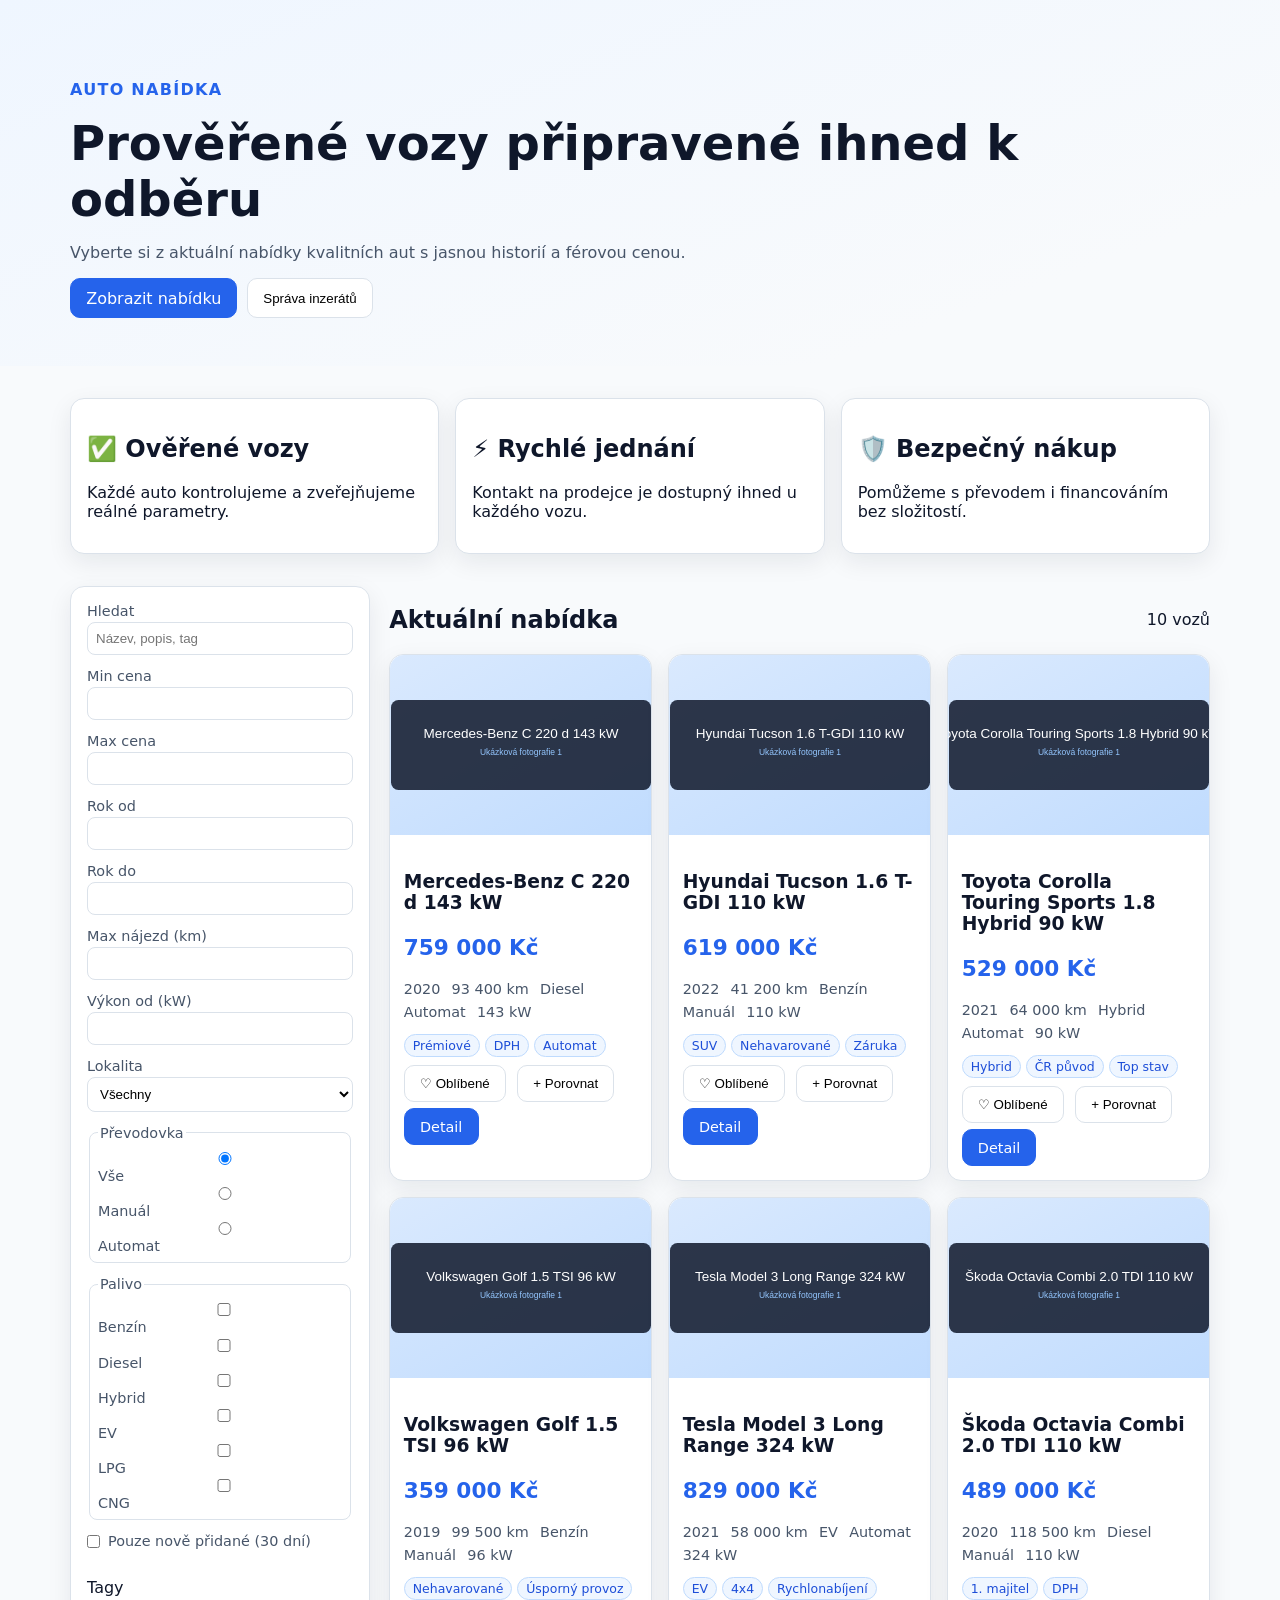
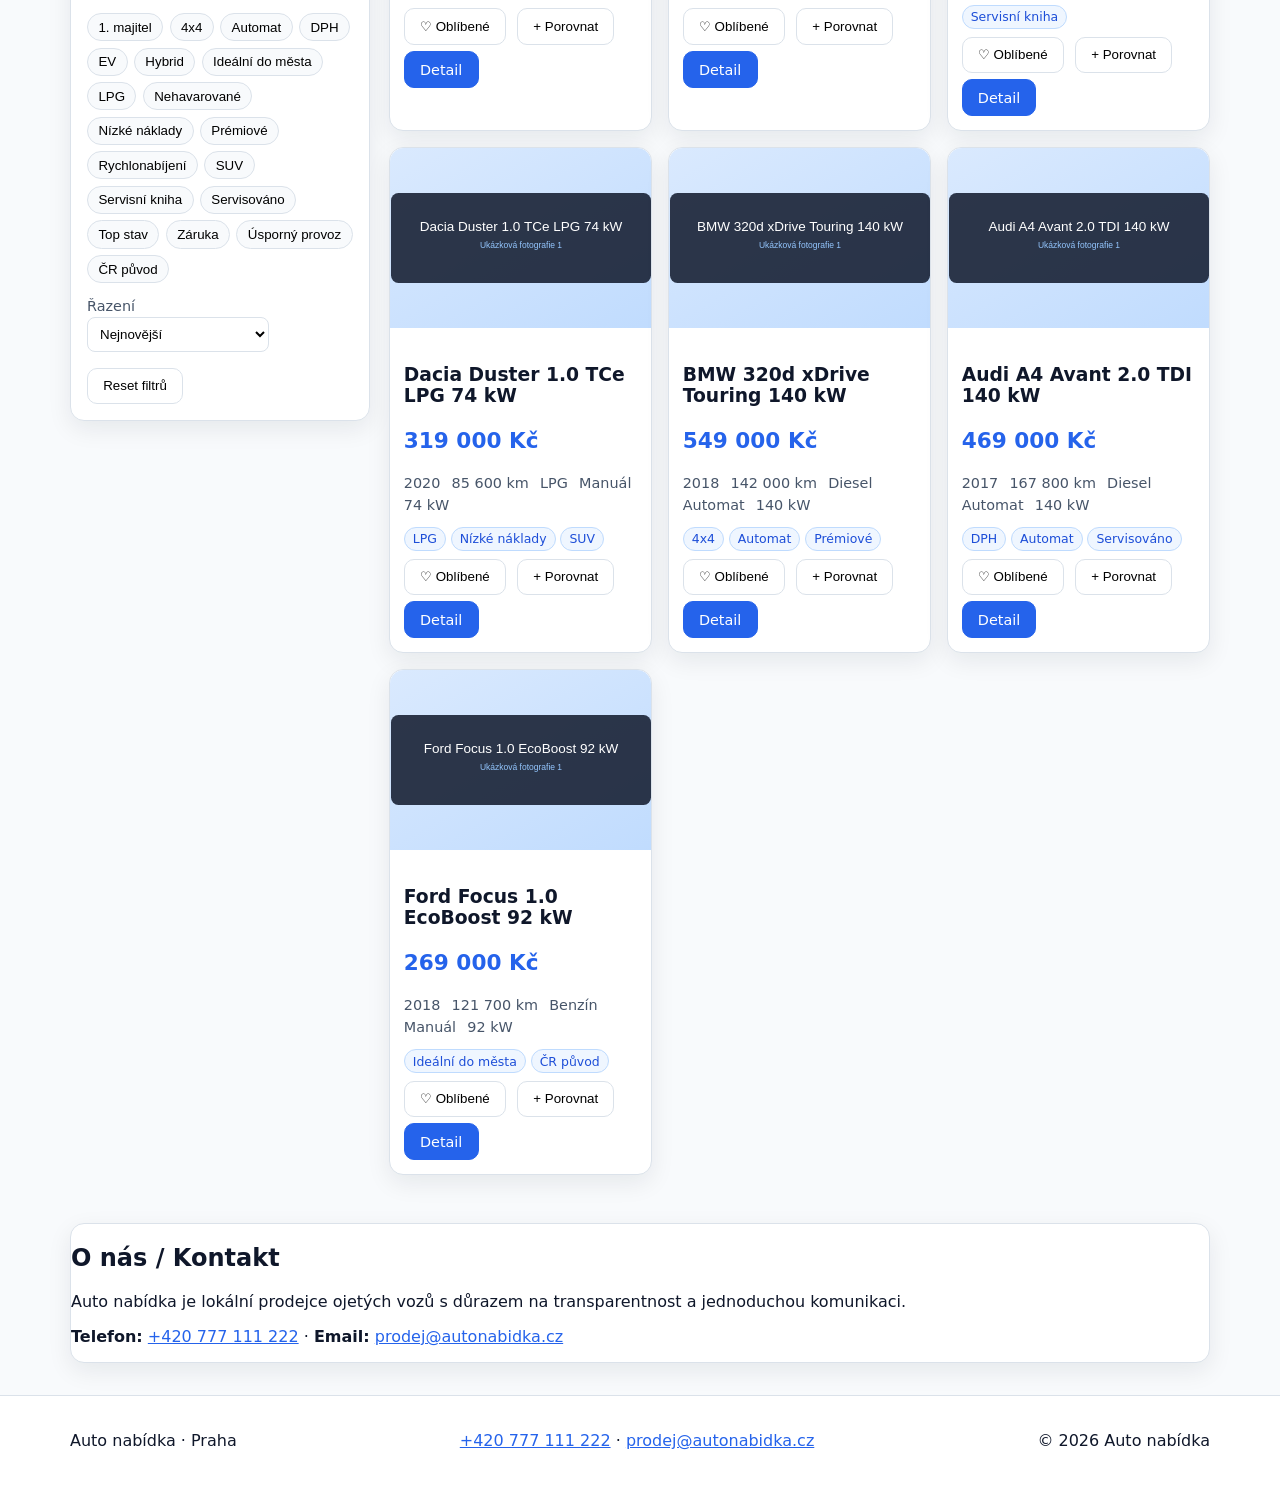
<file: index.html>
<!DOCTYPE html>
<html lang="cs">
<head>
  <meta charset="UTF-8" />
  <meta name="viewport" content="width=device-width, initial-scale=1.0" />
  <title>Auto nabídka | Ověřené ojeté vozy</title>
  <meta name="description" content="Moderní nabídka prověřených ojetých vozů. Filtrování podle ceny, nájezdu, paliva i lokality." />
  <meta property="og:title" content="Auto nabídka | Ověřené ojeté vozy" />
  <meta property="og:description" content="Najděte si auto podle vašich představ. Jednoduché filtrování a detailní informace o vozech." />
  <meta property="og:type" content="website" />
  <link rel="stylesheet" href="assets/css/styles.css" />
</head>
<body>
  <header class="hero" id="top">
    <div class="container">
      <p class="eyebrow">Auto nabídka</p>
      <h1>Prověřené vozy připravené ihned k odběru</h1>
      <p class="hero-text">Vyberte si z aktuální nabídky kvalitních aut s jasnou historií a férovou cenou.</p>
      <div class="hero-actions">
      <a href="#offer" class="btn btn-primary">Zobrazit nabídku</a>
      <button id="adminOpen" class="btn" type="button">Správa inzerátů</button>
      </div>
    </div>
  </header>

  <section class="benefits container" aria-label="Proč koupit u nás">
    <article><h2>✅ Ověřené vozy</h2><p>Každé auto kontrolujeme a zveřejňujeme reálné parametry.</p></article>
    <article><h2>⚡ Rychlé jednání</h2><p>Kontakt na prodejce je dostupný ihned u každého vozu.</p></article>
    <article><h2>🛡️ Bezpečný nákup</h2><p>Pomůžeme s převodem i financováním bez složitostí.</p></article>
  </section>

  <main class="container" id="offer">
    <aside class="filters" aria-label="Filtry nabídky">
      <div class="filter-grid">
        <label>Hledat <input id="q" type="search" placeholder="Název, popis, tag" aria-label="Hledat" /></label>
        <label>Min cena <input id="minPrice" type="number" min="0" /></label>
        <label>Max cena <input id="maxPrice" type="number" min="0" /></label>
        <label>Rok od <input id="minYear" type="number" min="1990" max="2100" /></label>
        <label>Rok do <input id="maxYear" type="number" min="1990" max="2100" /></label>
        <label>Max nájezd (km) <input id="maxMileage" type="number" min="0" /></label>
        <label>Výkon od (kW) <input id="minPower" type="number" min="0" /></label>
        <label>Lokalita
          <select id="location">
            <option value="">Všechny</option>
          </select>
        </label>
        <fieldset>
          <legend>Převodovka</legend>
          <label><input type="radio" name="transmission" value="" checked /> Vše</label>
          <label><input type="radio" name="transmission" value="manual" /> Manuál</label>
          <label><input type="radio" name="transmission" value="auto" /> Automat</label>
        </fieldset>
        <fieldset>
          <legend>Palivo</legend>
          <label><input type="checkbox" name="fuel" value="petrol" /> Benzín</label>
          <label><input type="checkbox" name="fuel" value="diesel" /> Diesel</label>
          <label><input type="checkbox" name="fuel" value="hybrid" /> Hybrid</label>
          <label><input type="checkbox" name="fuel" value="ev" /> EV</label>
          <label><input type="checkbox" name="fuel" value="lpg" /> LPG</label>
          <label><input type="checkbox" name="fuel" value="cng" /> CNG</label>
        </fieldset>
        <label class="inline"><input id="onlyRecent" type="checkbox" /> Pouze nově přidané (30 dní)</label>
        <div>
          <p class="tag-title">Tagy</p>
          <div id="tagChips" class="chips"></div>
        </div>
      </div>
      <div class="filter-actions">
        <label>Řazení
          <select id="sort">
            <option value="newest">Nejnovější</option>
            <option value="priceAsc">Nejlevnější</option>
            <option value="priceDesc">Nejdražší</option>
            <option value="mileageAsc">Nejnižší nájezd</option>
            <option value="yearDesc">Nejvyšší rok</option>
          </select>
        </label>
        <button id="resetFilters" class="btn">Reset filtrů</button>
      </div>
    </aside>

    <section>
      <div class="result-header">
        <h2>Aktuální nabídka</h2>
        <p id="resultCount"></p>
      </div>
      <div id="zeroState" class="zero hidden">Nenašli jsme žádný vůz. Zkuste upravit nebo resetovat filtry.</div>
      <div id="carsGrid" class="grid"></div>
      <div class="load-more-wrap">
        <button id="loadMore" class="btn btn-primary hidden">Načíst další</button>
      </div>
    </section>
  </main>

  <section class="container about" id="kontakt">
    <h2>O nás / Kontakt</h2>
    <p>Auto nabídka je lokální prodejce ojetých vozů s důrazem na transparentnost a jednoduchou komunikaci.</p>
    <p><strong>Telefon:</strong> <a href="tel:+420777111222">+420 777 111 222</a> · <strong>Email:</strong> <a href="mailto:prodej@autonabidka.cz">prodej@autonabidka.cz</a></p>
  </section>

  <footer>
    <div class="container footer-wrap">
      <p>Auto nabídka · Praha</p>
      <p><a href="tel:+420777111222">+420 777 111 222</a> · <a href="mailto:prodej@autonabidka.cz">prodej@autonabidka.cz</a></p>
      <p>© <span id="yearNow"></span> Auto nabídka</p>
    </div>
  </footer>

  <dialog id="compareDialog">
    <form method="dialog" class="compare-modal">
      <h3>Porovnání vozů</h3>
      <div id="compareContent"></div>
      <button class="btn">Zavřít</button>
    </form>
  </dialog>

  

  <dialog id="adminDialog">
    <form method="dialog" class="admin-modal">
      <h3>Správa inzerátů</h3>
      <p class="muted">Pro úpravy zadejte heslo. Data se ukládají do prohlížeče (localStorage).</p>
      <div class="admin-login">
        <label>Heslo
          <input id="adminPassword" type="password" placeholder="Zadejte heslo" />
        </label>
        <button id="adminUnlock" class="btn btn-primary" type="button">Odemknout</button>
      </div>

      <div id="adminPanel" class="hidden">
        <h4>Přidat nový inzerát</h4>
        <div class="admin-grid">
          <label>ID* <input id="adId" required placeholder="napr. skoda-fabia-2019" /></label>
          <label>Název* <input id="adTitle" required /></label>
          <label>Cena (CZK)* <input id="adPrice" type="number" min="0" required /></label>
          <label>Rok* <input id="adYear" type="number" min="1990" max="2100" required /></label>
          <label>Nájezd km* <input id="adMileage" type="number" min="0" required /></label>
          <label>Výkon kW* <input id="adPower" type="number" min="1" required /></label>
          <label>Motor* <input id="adEngine" required /></label>
          <label>Lokalita* <input id="adLocation" required /></label>
          <label>Telefon* <input id="adPhone" required /></label>
          <label>Email* <input id="adEmail" type="email" required /></label>
          <label>Převodovka*
            <select id="adTransmission"><option value="manual">manual</option><option value="auto">auto</option></select>
          </label>
          <label>Palivo*
            <select id="adFuel"><option value="petrol">petrol</option><option value="diesel">diesel</option><option value="hybrid">hybrid</option><option value="ev">ev</option><option value="lpg">lpg</option><option value="cng">cng</option></select>
          </label>
          <label>Stav*
            <select id="adCondition"><option value="excellent">excellent</option><option value="good">good</option><option value="fair">fair</option></select>
          </label>
          <label>VIN <input id="adVin" /></label>
        </div>
        <label>Popis* <textarea id="adDescription" required></textarea></label>
        <label>Výbava (oddělit čárkou) <input id="adFeatures" placeholder="Kamera, Tempomat" /></label>
        <label>Tagy (oddělit čárkou) <input id="adTags" placeholder="DPH, 1. majitel" /></label>
        <label>Obrázky (URL/cesty oddělit čárkou) <input id="adImages" placeholder="images/cars/moje-auto/01.jpg, images/cars/moje-auto/02.jpg" /></label>
        <div class="admin-actions">
          <button id="adminAdd" class="btn btn-primary" type="button">Přidat inzerát</button>
          <button id="adminClose" class="btn" value="cancel">Zavřít</button>
        </div>

        <h4>Existující inzeráty</h4>
        <ul id="adminList" class="admin-list"></ul>
      </div>
    </form>
  </dialog>

  <script type="module" src="assets/js/app.js"></script>
</body>
</html>
</file>
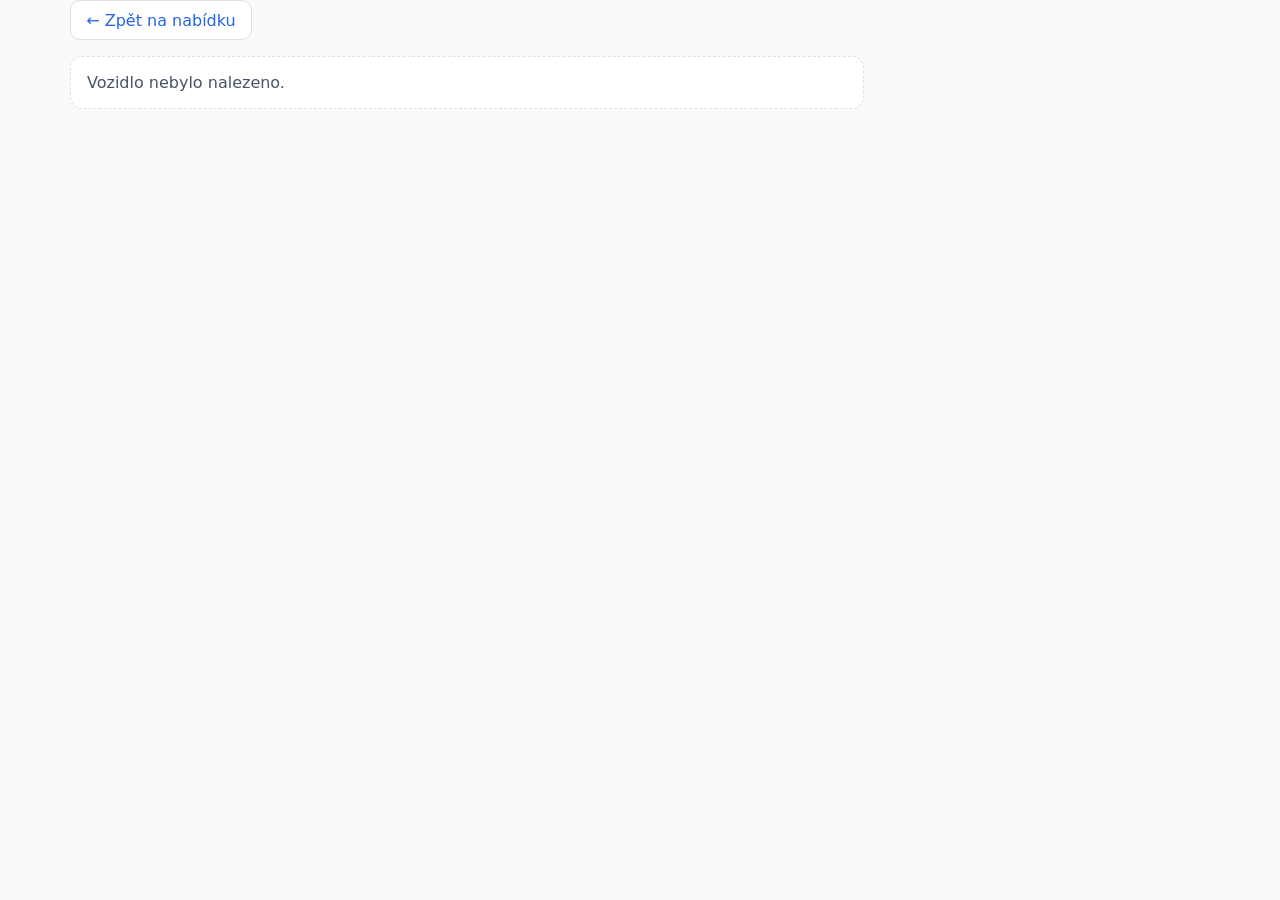
<file: car.html>
<!DOCTYPE html>
<html lang="cs">
<head>
  <meta charset="UTF-8" />
  <meta name="viewport" content="width=device-width, initial-scale=1.0" />
  <title>Detail vozu | Auto nabídka</title>
  <meta name="description" content="Detail vozu včetně galerie, výbavy a kontaktního formuláře." />
  <meta property="og:type" content="article" />
  <link rel="stylesheet" href="assets/css/styles.css" />
</head>
<body>
  <header class="subheader container">
    <a href="index.html" class="btn">← Zpět na nabídku</a>
  </header>

  <main class="container detail-layout" id="detailPage"></main>

  <div id="lightbox" class="lightbox hidden" aria-hidden="true">
    <button class="lb-close" aria-label="Zavřít">×</button>
    <button class="lb-nav" data-dir="prev" aria-label="Předchozí">‹</button>
    <img id="lbImage" alt="Fotografie vozu" />
    <button class="lb-nav" data-dir="next" aria-label="Další">›</button>
  </div>

  <script type="module" src="assets/js/carDetail.js"></script>
</body>
</html>
</file>
<file: assets/css/styles.css>
:root {
  --bg: #f8fafc;
  --surface: #ffffff;
  --text: #0f172a;
  --muted: #475569;
  --border: #dbe2ea;
  --accent: #2563eb;
  --shadow: 0 8px 24px rgba(15, 23, 42, 0.08);
}
* { box-sizing: border-box; }
body { margin: 0; font-family: system-ui, -apple-system, Segoe UI, Roboto, sans-serif; color: var(--text); background: var(--bg); }
a { color: var(--accent); }
.container { width: min(1140px, 92%); margin-inline: auto; }
.hero { padding: 4rem 0 3rem; background: linear-gradient(160deg, #eff6ff 0%, #f8fafc 80%); }
.eyebrow { color: var(--accent); font-weight: 700; letter-spacing: .08em; text-transform: uppercase; }
.hero h1 { font-size: clamp(1.9rem, 4vw, 3rem); margin: .5rem 0; }
.hero-text { max-width: 62ch; color: var(--muted); }
.benefits { display: grid; gap: 1rem; grid-template-columns: repeat(auto-fit, minmax(220px, 1fr)); margin: 2rem auto; }
.benefits article, .filters, .card, .about, .spec-item, .cta-panel, .gallery { background: var(--surface); border: 1px solid var(--border); border-radius: 14px; box-shadow: var(--shadow); }
.benefits article { padding: 1rem; }
.btn { border: 1px solid var(--border); padding: .6rem .95rem; border-radius: 10px; background: #fff; cursor: pointer; text-decoration: none; display: inline-block; }
.btn-primary { background: var(--accent); color: #fff; border-color: var(--accent); }
main { display: grid; gap: 1.2rem; grid-template-columns: 1fr; margin-bottom: 2rem; }
.filters { padding: 1rem; position: sticky; top: .8rem; z-index: 10; }
.filter-grid { display: grid; gap: .8rem; grid-template-columns: repeat(auto-fit, minmax(170px, 1fr)); }
label, fieldset { font-size: .9rem; color: var(--muted); }
input, select, textarea { width: 100%; margin-top: .2rem; border: 1px solid var(--border); border-radius: 8px; padding: .5rem; background: #fff; }
fieldset { border: 1px solid var(--border); border-radius: 8px; padding: .5rem; }
fieldset label { display: block; }
.inline { display:flex; align-items:center; gap:.5rem; }
.inline input { width:auto; margin:0; }
.chips { display:flex; flex-wrap:wrap; gap:.4rem; }
.chip { border:1px solid var(--border); background:#f8fafc; padding:.35rem .65rem; border-radius:999px; cursor:pointer; }
.chip.active { background:#dbeafe; border-color:#93c5fd; }
.filter-actions { margin-top: .9rem; display:flex; justify-content:space-between; gap:1rem; align-items:end; flex-wrap:wrap; }
.result-header { display:flex; justify-content:space-between; align-items:center; }
.grid { display:grid; grid-template-columns: repeat(auto-fit, minmax(260px, 1fr)); gap: 1rem; }
.card img { width:100%; height:180px; object-fit:cover; border-radius: 14px 14px 0 0; }
.card-content { padding: .85rem; }
.price { font-size: 1.35rem; color: var(--accent); font-weight: 700; }
.meta { display:flex; flex-wrap:wrap; gap:.4rem .7rem; color: var(--muted); font-size:.9rem; }
.badges { margin:.5rem 0; display:flex; flex-wrap:wrap; gap:.3rem; }
.badge { background:#eff6ff; border:1px solid #bfdbfe; color:#1d4ed8; padding:.2rem .5rem; border-radius:999px; font-size:.78rem; }
.zero { border:1px dashed var(--border); padding:1rem; border-radius:12px; color:var(--muted); background:#fff; }
.hidden { display:none !important; }
.load-more-wrap { text-align:center; margin-top:1rem; }
footer { border-top:1px solid var(--border); margin-top:2rem; background:#fff; }
.footer-wrap { display:flex; justify-content:space-between; flex-wrap:wrap; gap:1rem; padding:1.2rem 0; }

.detail-layout { display:grid; grid-template-columns: 1fr; gap:1rem; margin-bottom:6rem; }
.gallery { padding:1rem; }
.main-photo { width:100%; border-radius:10px; height:min(420px, 58vw); object-fit:cover; cursor:zoom-in; }
.thumbs { display:flex; gap:.5rem; margin-top:.6rem; overflow:auto; }
.thumbs img { width:90px; height:65px; object-fit:cover; border-radius:8px; border:2px solid transparent; cursor:pointer; }
.thumbs img.active { border-color: var(--accent); }
.detail-grid { display:grid; gap:1rem; grid-template-columns: 1fr; }
.specs { display:grid; gap:.7rem; grid-template-columns: repeat(auto-fit, minmax(140px,1fr)); }
.spec-item { padding:.7rem; }
.two-col { columns:2; }
.cta-panel { padding:1rem; align-self:start; }
.cta-sticky { position:fixed; left:0; right:0; bottom:0; z-index:20; border-radius:14px 14px 0 0; }
.lightbox { position:fixed; inset:0; background:rgba(2,6,23,.9); display:grid; place-items:center; z-index:100; }
.lightbox img { max-width:88vw; max-height:80vh; border-radius:10px; }
.lb-close, .lb-nav { position:absolute; background:rgba(255,255,255,.2); color:#fff; border:none; font-size:2rem; border-radius:50%; width:48px; height:48px; cursor:pointer; }
.lb-close { top:1rem; right:1rem; }
.lb-nav[data-dir='prev'] { left:1rem; top:50%; }
.lb-nav[data-dir='next'] { right:1rem; top:50%; }
.compare-modal { width:min(1000px,95vw); }
.compare-table { width:100%; border-collapse:collapse; font-size:.92rem; }
.compare-table td,.compare-table th{ border:1px solid var(--border); padding:.45rem; }

@media (min-width: 980px){
  main { grid-template-columns: 300px 1fr; align-items:start; }
  .detail-layout { grid-template-columns: minmax(0,1fr) 330px; }
  .cta-sticky { position: static; border-radius:14px; }
}
input:focus, select:focus, button:focus, a:focus, textarea:focus { outline:2px solid #93c5fd; outline-offset:1px; }
@media print { .cta-panel, .btn, .thumbs, .lightbox { display:none !important; } body { background:white; } }


.hero-actions { display:flex; gap:.6rem; flex-wrap:wrap; }
.muted { color: var(--muted); font-size:.92rem; }
.admin-modal { width:min(1000px,96vw); }
.admin-login { display:flex; gap:.8rem; align-items:end; margin-bottom:.8rem; flex-wrap:wrap; }
.admin-grid { display:grid; grid-template-columns: repeat(auto-fit,minmax(200px,1fr)); gap:.7rem; }
.admin-actions { display:flex; gap:.6rem; margin:.8rem 0 1rem; }
.admin-list { list-style:none; padding:0; margin:0; display:grid; gap:.45rem; max-height:260px; overflow:auto; }
.admin-list li { display:flex; justify-content:space-between; gap:.7rem; border:1px solid var(--border); border-radius:8px; padding:.45rem .6rem; background:#fff; align-items:center; }
.admin-list button { padding:.35rem .6rem; }
</file>
